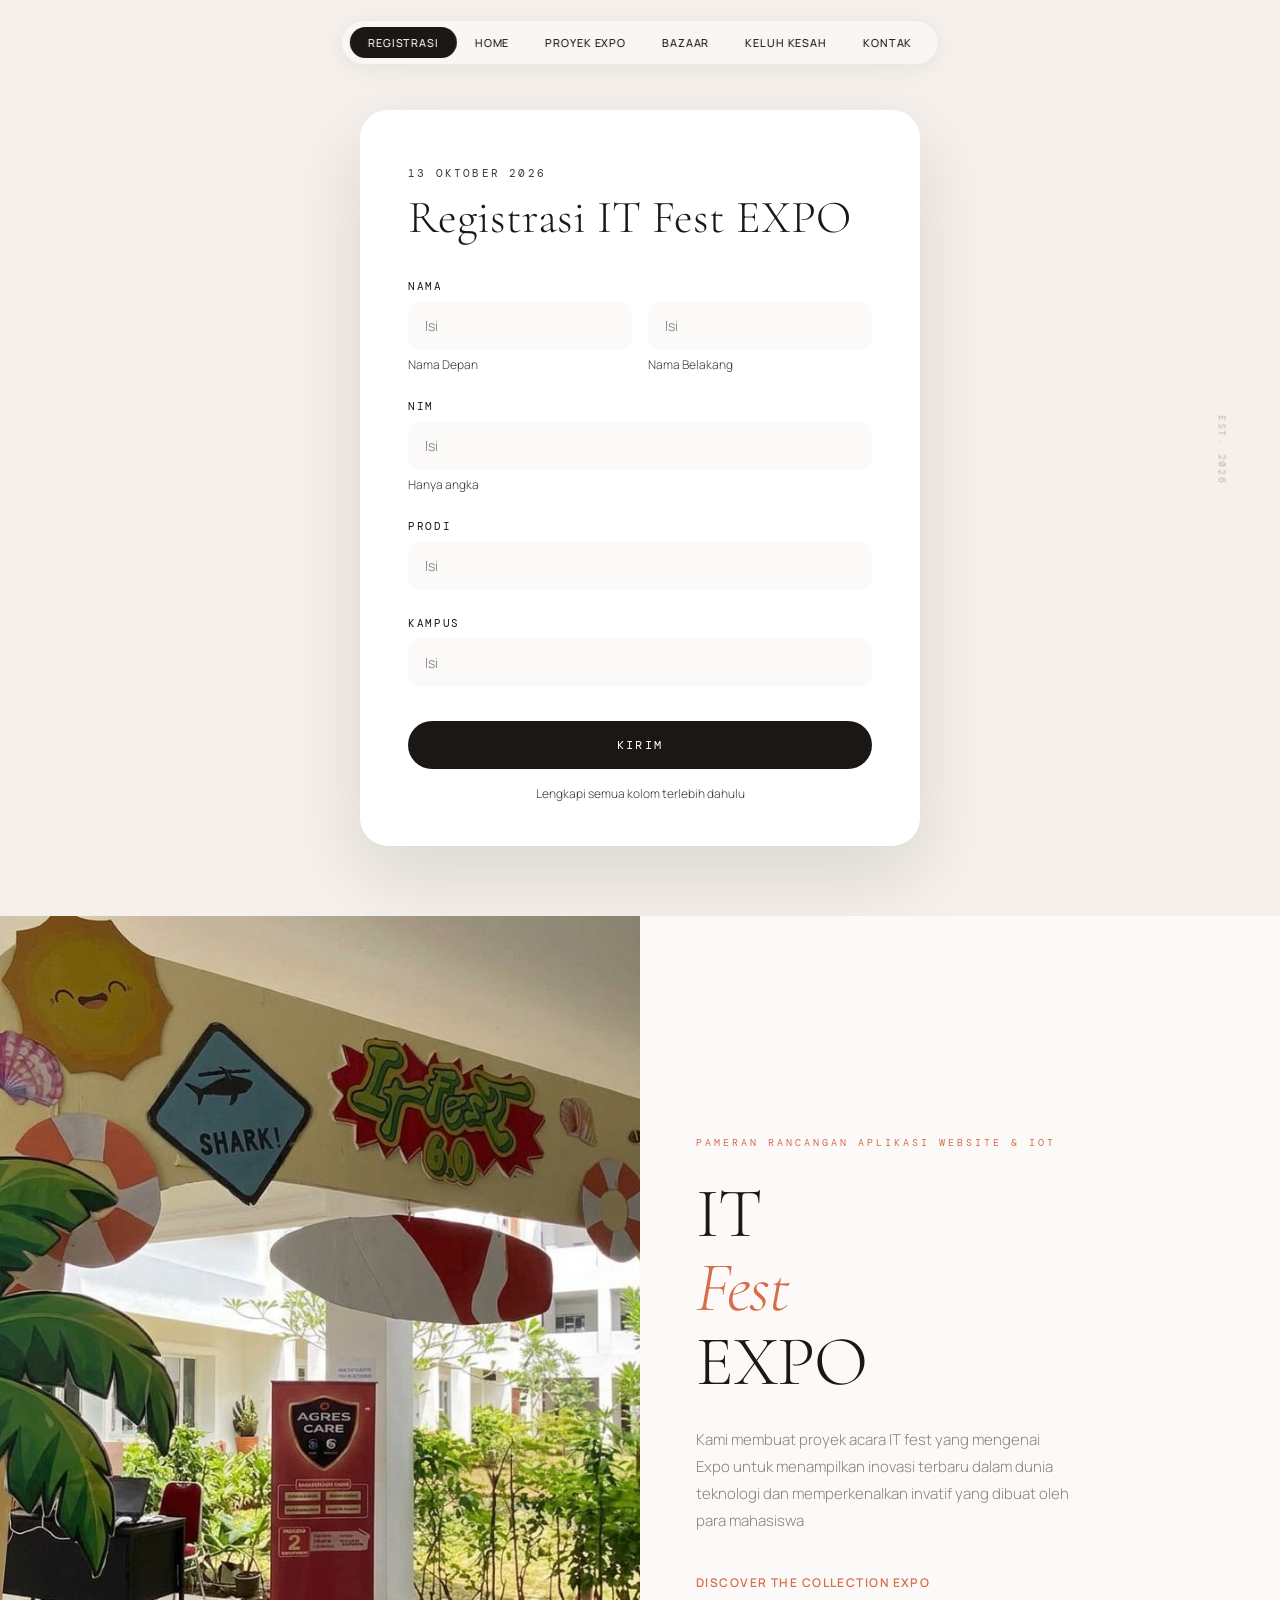
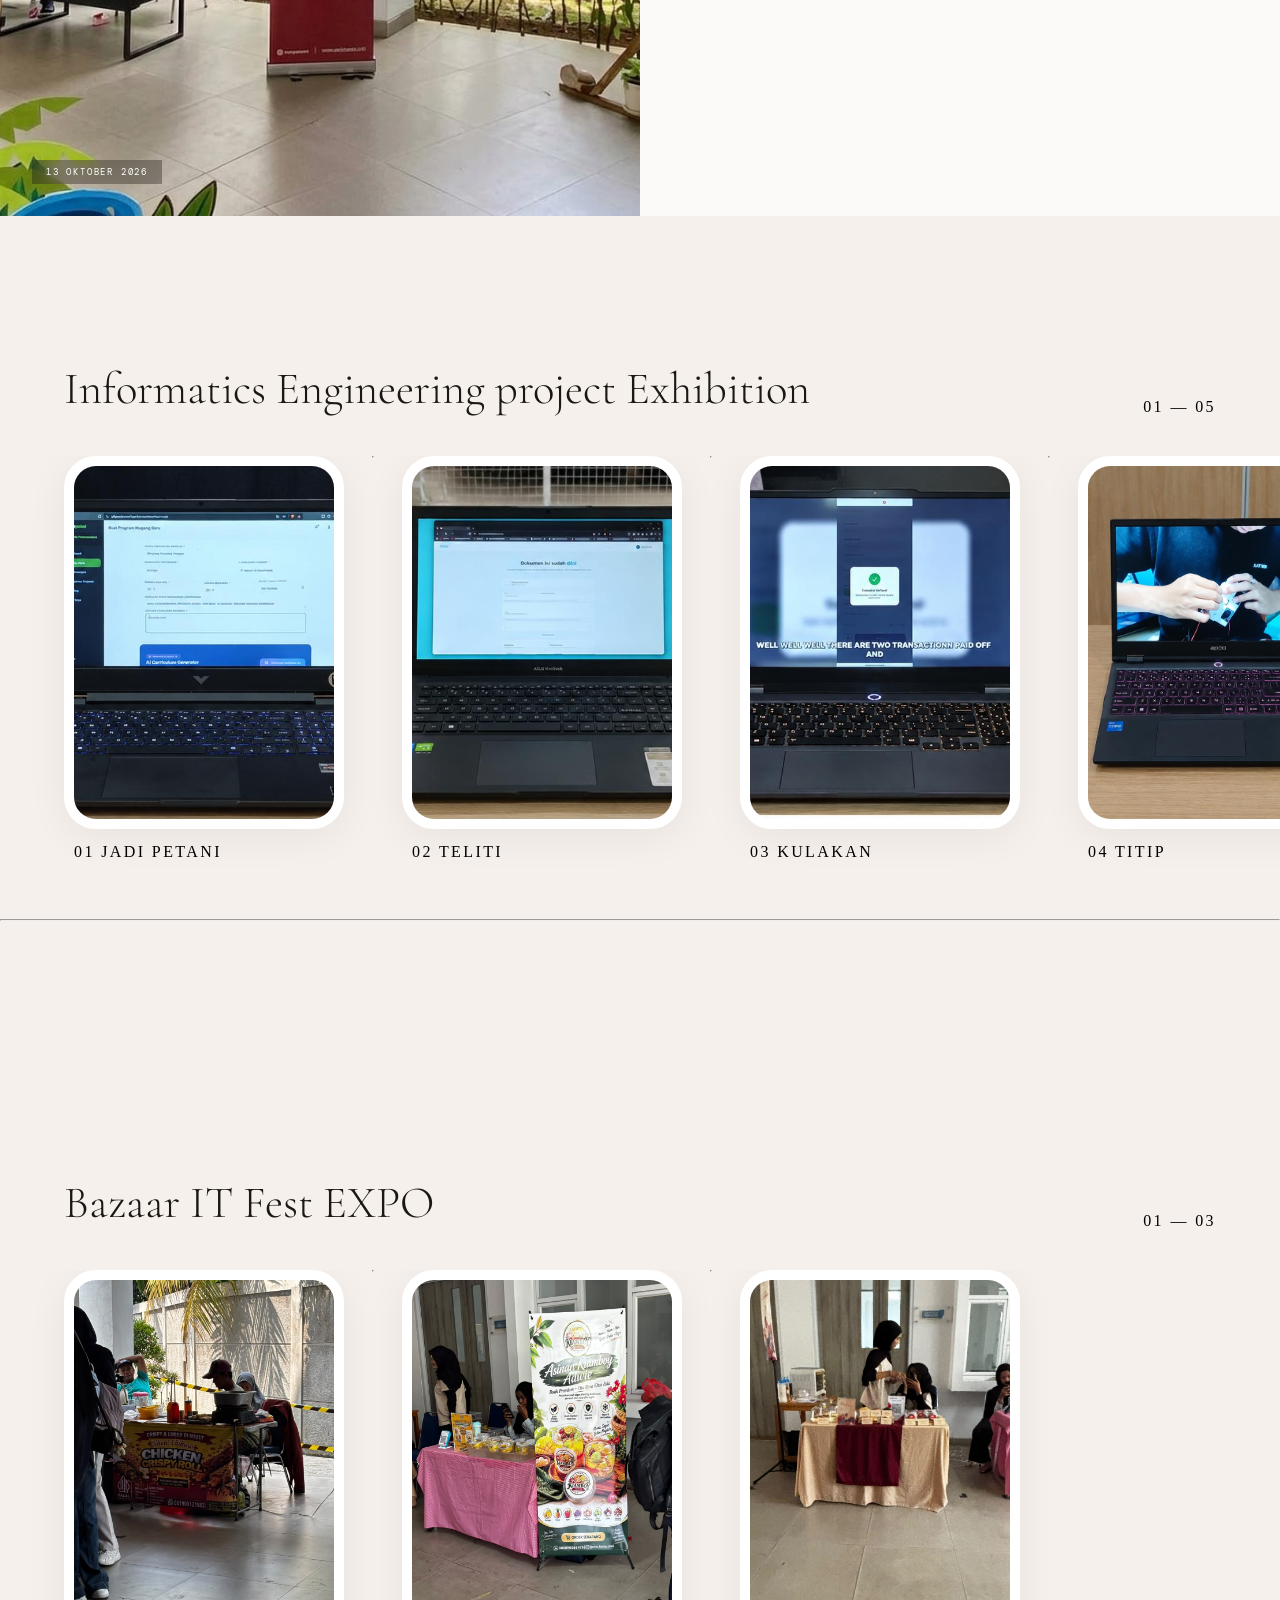
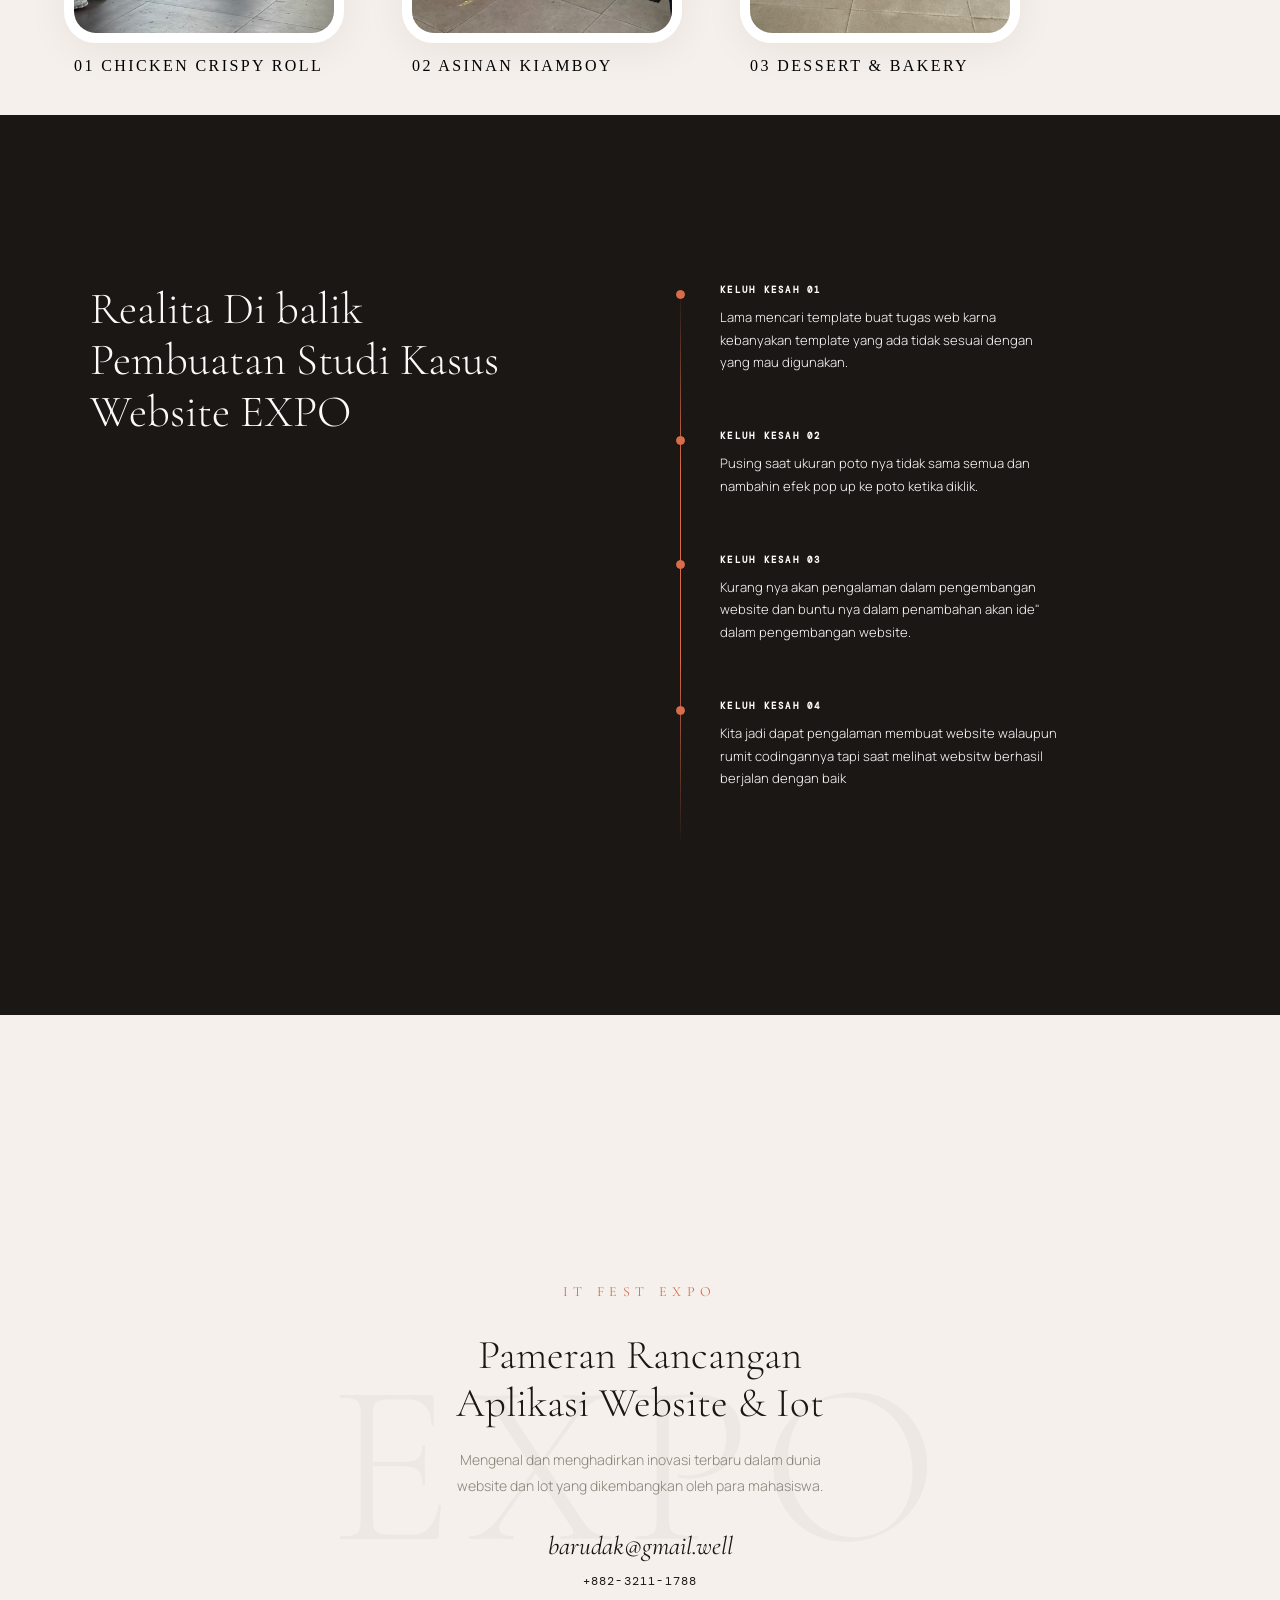
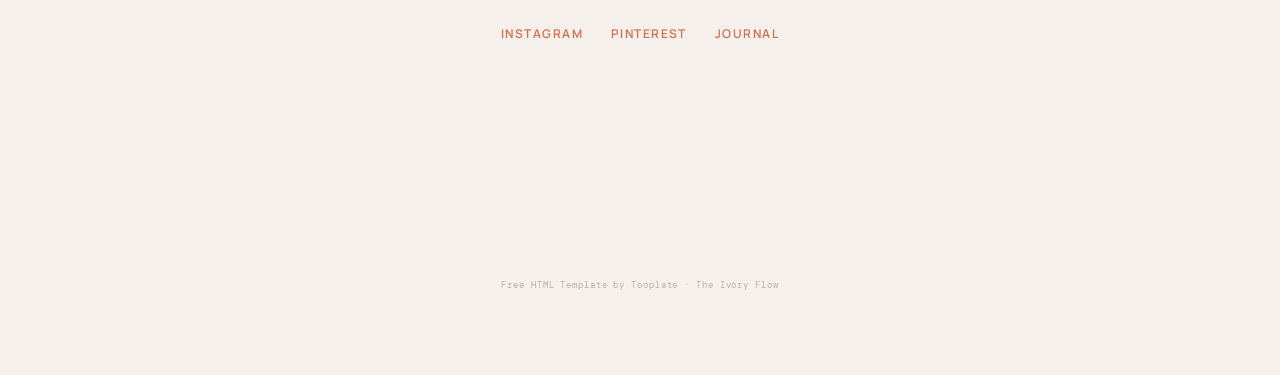
<file: index.html>
<!DOCTYPE html>
<html lang="en">
<head>
<meta charset="UTF-8">
<meta name="viewport" content="width=device-width, initial-scale=1.0">
<title>Tugas Pemrograman Web</title>
<link rel="preconnect" href="https://fonts.googleapis.com">
<link href="https://fonts.googleapis.com/css2?family=Cormorant+Garamond:ital,wght@0,300;0,400;0,500;0,600;1,300;1,400;1,500&family=Manrope:wght@200;300;400;500;600&family=DM+Mono:wght@300;400;500&display=swap" rel="stylesheet">
<link rel="stylesheet" href="tooplate-ivory-style.css">

<style>
.lookbook-link { display: block; cursor: zoom-in; }

.lookbook-card { flex: 0 0 280px; width: 280px; }
.lookbook-card img { width: 100%; height: auto; min-height: 0; aspect-ratio: 3 / 4; object-fit: cover; }

.lookbook-card .deskripsi,
.lookbook-card p { display: none; }

.modal { display: none; position: fixed; inset: 0; z-index: 3000; align-items: center; justify-content: center; padding: 24px; }
.modal:target { display: flex; }
.modal-backdrop { position: absolute; inset: 0; background: rgba(26, 23, 20, 0.72); backdrop-filter: blur(6px); cursor: zoom-out; }
.modal-panel { position: relative; z-index: 1; display: grid; grid-template-columns: 0.9fr 1.1fr; width: min(980px, 100%); height: min(88vh, 720px); background: var(--oat); border-radius: 28px; overflow: hidden; box-shadow: 0 30px 80px rgba(0, 0, 0, 0.35); }
.modal-panel > img { width: 100%; height: 100%; object-fit: contain; background: var(--oat-mid); }
.modal-body { padding: 56px 44px 40px; overflow-y: auto; }
.modal-title { font-family: 'Cormorant Garamond', serif; font-size: 40px; font-weight: 300; margin-bottom: 16px; }
.modal-lead { font-size: 14px; font-weight: 300; line-height: 1.85; color: var(--ink-soft); }
.modal-close { position: absolute; top: 16px; right: 16px; z-index: 2; width: 40px; height: 40px; border-radius: 50%; background: var(--white); display: flex; align-items: center; justify-content: center; }

@media (max-width: 768px) {
  .lookbook-card { flex: 0 0 220px; width: 220px; }
  .lookbook-card img { height: auto; min-height: 0; }
  .modal-panel { grid-template-columns: 1fr; grid-template-rows: 34vh auto; height: auto; max-height: 92vh; overflow-y: auto; }
  .modal-body { padding: 28px 24px 32px; overflow: visible; }
}

.register {
  min-height: 100vh;
  display: flex;
  align-items: center;
  justify-content: center;
  padding: 110px 24px 70px;
  background: var(--oat-mid, #ebe3d5);
}

.register-form {
  width: min(560px, 100%);
  background: var(--white, #fffdf9);
  padding: 56px 48px 44px;
  border-radius: 28px;
  box-shadow: 0 30px 80px rgba(26, 23, 20, 0.12);
}

.register-eyebrow {
  font-family: 'DM Mono', monospace;
  font-size: 11px;
  letter-spacing: 0.2em;
  text-transform: uppercase;
  color: var(--ink-soft, #6b635a);
  margin-bottom: 12px;
}

.register-title {
  font-family: 'Cormorant Garamond', serif;
  font-size: clamp(34px, 5vw, 46px);
  font-weight: 300;
  line-height: 1.1;
  margin-bottom: 36px;
  color: var(--ink, #1a1714);
}

.reg-group { margin-bottom: 26px; }

.reg-label {
  display: block;
  font-family: 'DM Mono', monospace;
  font-size: 11px;
  letter-spacing: 0.15em;
  text-transform: uppercase;
  color: var(--ink, #1a1714);
  margin-bottom: 8px;
}

.reg-row { display: flex; gap: 16px; }
.reg-col { flex: 1; min-width: 0; }

.register-form input {
  width: 100%;
  padding: 14px 16px;
  font-family: 'Manrope', sans-serif;
  font-size: 14px;
  font-weight: 300;
  color: var(--ink, #1a1714);
  background: var(--oat, #f5efe4);
  border: 1px solid transparent;
  border-radius: 12px;
  outline: none;
  transition: border-color .25s, background .25s, box-shadow .25s;
}
.register-form input:hover { background: var(--oat-mid, #ebe3d5); }
.register-form input:focus {
  background: var(--white, #fffdf9);
  border-color: var(--ink, #1a1714);
  box-shadow: 0 0 0 4px rgba(26, 23, 20, 0.06);
}
.register-form input:user-invalid { border-color: #b3261e; }

.register-form small {
  display: block;
  margin-top: 6px;
  font-family: 'Manrope', sans-serif;
  font-size: 12px;
  font-weight: 300;
  color: var(--ink-soft, #6b635a);
}

.reg-kirim {
  display: block;
  width: 100%;
  margin-top: 34px;
  padding: 16px;
  text-align: center;
  font-family: 'DM Mono', monospace;
  font-size: 12px;
  letter-spacing: 0.2em;
  text-transform: uppercase;
  color: var(--white, #fffdf9);
  background: var(--ink, #1a1714);
  border: none;
  border-radius: 999px;
  cursor: pointer;
  text-decoration: none;
  transition: transform .25s, box-shadow .25s;
}
.reg-kirim:hover {
  transform: translateY(-2px);
  box-shadow: 0 12px 28px rgba(26, 23, 20, 0.25);
}

.reg-info {
  margin-top: 16px;
  text-align: center;
  font-size: 12px;
  font-weight: 300;
  color: var(--ink-soft, #6b635a);
}

@media (max-width: 768px) {
  .register-form { padding: 36px 24px 32px; border-radius: 22px; }
  .reg-row { flex-direction: column; gap: 0; }
  .reg-row .reg-col + .reg-col { margin-top: 16px; }
}

  .pill-nav a[href="#hero"] { background: transparent; color: var(--ink); }
.pill-nav a[href="#registrasi"] { background: var(--ink); color: var(--oat); }

body:has(main :target) .pill-nav a[href="#registrasi"] {
  background: transparent;
  color: var(--ink);
}

body:has(#registrasi:target) .pill-nav a[href="#registrasi"],
body:has(#hero:target) .pill-nav a[href="#hero"],
body:has(#lookbook:target) .pill-nav a[href="#lookbook"],
body:has(#product:target) .pill-nav a[href="#product"],
body:has(#process:target) .pill-nav a[href="#process"],
body:has(#signature:target) .pill-nav a[href="#signature"] {
  background: var(--ink);
  color: var(--oat);
}
</style>
</head>
<body>

<div class="est-label" aria-hidden="true">Est. 2026</div>

<nav class="pill-nav" aria-label="Main Navigation">
  <a href="#registrasi">registrasi</a>
  <a href="#hero">Home</a>
  <a href="#lookbook">Proyek EXPO</a>
  <a href="#product">Bazaar</a>
  <a href="#process">Keluh Kesah</a>
  <a href="#signature">Kontak</a>
</nav>

<a href="#menu" class="hamburger" aria-label="Open Navigation"><span></span><span></span><span></span></a>
<nav class="mobile-nav" id="menu" aria-label="Mobile Navigation">
  <a href="#hero" class="hamburger open menu-close" aria-label="Close Navigation"><span></span><span></span><span></span></a>
  <a href="#registrasi">registrasi</a>
  <a href="#hero">Home</a>
  <a href="#lookbook">Proyek EXPO</a>
  <a href="#product">Bazaar</a>
  <a href="#process">Keluh Kesah</a>
  <a href="#signature">Kontak</a>
</nav>

<main>

<section class="canvas-section register" id="registrasi">
    <form class="register-form" autocomplete="off" onsubmit="event.preventDefault(); alert('Registrasi berhasil! Sampai jumpa di IT Fest EXPO.'); this.reset();">
      <div class="register-eyebrow">13 Oktober 2026</div>
      <h2 class="register-title">Registrasi IT Fest EXPO</h2>

      <div class="reg-group">
        <label class="reg-label" for="depan">Nama</label>
        <div class="reg-row">
          <div class="reg-col">
            <input type="text" id="depan" name="depan" placeholder="Isi" required>
            <small>Nama Depan</small>
          </div>
          <div class="reg-col">
            <input type="text" id="belakang" name="belakang" placeholder="Isi">
            <small>Nama Belakang</small>
          </div>
        </div>
      </div>

      <div class="reg-group">
        <label class="reg-label" for="nim">NIM</label>
        <input type="text" id="nim" name="nim" inputmode="numeric" pattern="[0-9]+" title="NIM hanya berisi angka" placeholder="Isi" required>
        <small>Hanya angka</small>
      </div>

      <div class="reg-group">
        <label class="reg-label" for="prodi">Prodi</label>
        <input type="text" id="prodi" name="prodi" placeholder="Isi" required>
      </div>

      <div class="reg-group">
        <label class="reg-label" for="kampus">Kampus</label>
        <input type="text" id="kampus" name="kampus" placeholder="Isi" required>
      </div>

      <button type="submit" class="reg-kirim">Kirim</button>
      <p class="reg-info">Lengkapi semua kolom terlebih dahulu</p>
    </form>
  </section>

  <section class="canvas-section hero" id="hero">
    <div class="hero-image">
      <img src="poto.jpeg" loading="eager">
      <div class="hero-image-tag">13 Oktober 2026</div>
    </div>
    <div class="hero-content">
      <div class="hero-eyebrow">Pameran Rancangan Aplikasi Website &amp; Iot</div>
      <h1 class="hero-title">IT<br><em>Fest</em><br>EXPO</h1>
      <p class="hero-desc">Kami membuat proyek acara IT fest yang mengenai Expo untuk menampilkan inovasi terbaru dalam dunia teknologi dan memperkenalkan invatif yang dibuat oleh para mahasiswa</p>
      <div class="hero-cta">
        <a href="#lookbook" class="cta-link">Discover the Collection Expo</a>
      </div>
    </div>
  </section>

  <section class="canvas-section lookbook" id="lookbook">
    <div class="lookbook-header reveal">
      <h2 class="lookbook-title">Informatics Engineering project Exhibition</h2>
      <span class="lookbook-count" style="font-family:Times New Roman; color: #000000; font-size: 16px;">01 — 05</span>
    </div>
    <div class="lookbook-track">
      <div class="lookbook-card">
        <a href="#detail-1" class="lookbook-link"><img src="images/Jadi Petani.jpeg" loading="lazy"></a>
        <span class="lookbook-card-label" style="font-family:Times New Roman; color: #000000; font-size: 16px;">01 Jadi Petani</span>
        <div class="deskripsi">
    <p style="font-family:Times New Roman">
      Jadipetani adalah platform digital berbasis website yang mendukung regenerasi petani Indonesia<br>
      dengan menghubungkan petani senior dan generasi muda. Fitur utamanya meliputi program magang, <br>
      job connector, kurikulum berbasis AI, dan komunitas. Model bisnisnya terdiri dari paket langganan<br>
      (50%), komisi layanan(30%), serta lisensi sekolah dan klinik (20%). Platform ini menggunakan React,<br>
      Tailwind CSS, Express.js, Prisma ORM, Postgresql, Gemini AI, dan midtrans untuk mendukung pertanian<br>
      yang lebih maju.
    </p>
  </div>
      </div>
      <hr>
      <div class="lookbook-card">
        <a href="#detail-2" class="lookbook-link"><img src="images/Teliti.jpeg" alt="Laptop menampilkan demo aplikasi JadiPetani" loading="lazy"></a>
                <span class="lookbook-card-label" style="font-family:Times New Roman; color: #000000; font-size: 16px;">02 Teliti</span>
        <div>
          <p style="font-family:Times New Roman">
            Teliti adalah platform web berbasis AI untuk deteksi bias (7 kategori) dan konsistensi argumen <br>
      dokumen akademik melalui fitur laporan lengkap, Integrity Score (0-100), dan document viewer dengan <br>
      highlight. Model bisnisnya menyediakan akses gratis penuh untuk mahasiswa guna memberikan keunggulan <br>
      kompetitif dibanding platform lain. Teknologi utamanya didukung oleh Gemini AI untuk menjalankan dua analisis<br>
      paralel secara instan dan akurat.
          </p>
        </div>
      </div>
      <hr>
      <div class="lookbook-card">
        <a href="#detail-3" class="lookbook-link"><img src="images/Kulakan.jpeg"  loading="lazy"></a>
                <span class="lookbook-card-label" style="font-family:Times New Roman; color: #000000; font-size: 16px;">03 Kulakan</span>
        <p style="font-family:Times New Roman">
          Kulakan adalah aplikasi manajemen bisnis perikanan yang memudahkan pengguna mengelola transaksi,stok,<br>
          dan penjualan hasil laut dalam satu platform. Fitur utamanya meliputi dashboard interaktif, pengelolaan <br>
          stok dan inventaris, pencatatan transaksi, peta lokasi nelayan dan pasar, serta laporan dan analisis berbasis AI.<br> 
          Kulakukan membantu pelaku usaha perikanan memantau keuagan, mengelola persediaan, dan meningkatkan<br> efisiensi bisnis secara digital. <br>
        </p>
      </div>
      <hr>
      <div class="lookbook-card">
        <a href="#detail-4" class="lookbook-link"><img src="images/Titip.jpeg"  loading="lazy"></a>
        <span class="lookbook-card-label" style="font-family:Times New Roman; color: #000000; font-size: 16px;">04 Titip</span>
        <p style="font-family:Times New Roman;">
          Titip adalah sistem cold staroge pintar berbasis AI dan IOT yang membantu menjaga kesegaran produk<br>
          pangan di pasar tradisional. Sistem ini dilengkapi sensor suhu kelembapan, dan gas untuk memantau<br>
          kondisi penyimpanan secara real-time, serta AI untuk memprediksi masa layak jual produk. Fitur utamanya <br>
          meliputi pemantauan melalui dashbord PWA, penyewaan loker pendingin, akses otomatis menggukana QR code,<br>
          dan pembayaran digital terintegrasi QRIS.
        </p>
      </div>
      <hr>
      <div class="lookbook-card">
        <a href="#detail-5" class="lookbook-link"><img src="images/Paramaflood Monitor.jpg" loading="lazy"></a>
        <span class="lookbook-card-label" style="font-family:Times New Roman; color: #000000; font-size: 16px;">05 Paramaflood Monitor</span>
        <p style="font-family:Times New Roman;">
        Paramaflood monitor adalah sistem pemantauan cuaca dan peringatan<br>
        dini banjir berbasis IOT dan AI, Sistem ini menggunakan sensor untuk<br>
        memantau kondisi lingkungan secara real-time, memprediksi potensi <br>
        banjir dengan teknologi LSTM, dan memberikan notifikasi dan rekomendasi keselamatan melalui aplikasi mobile flutter.
        </p>
      </div>
      </div>
      <hr>
    <div class="lookbook-footer reveal">
    </div>
  </section>

  <section class="canvas-section lookbook" id="product">
    <div class="lookbook-header reveal">
      <h2 class="lookbook-title">Bazaar IT Fest EXPO</h2>
      <span class="lookbook-count" style="font-family:Times New Roman; color: #000000; font-size: 16px;">01 — 03</span>
    </div>
    <div class="lookbook-track">
      <div class="lookbook-card">
        <a href="#detail-6" class="lookbook-link"><img src="images/Chicken Crispy Roll.jpeg" alt="Chicken Crispy Roll" loading="lazy"></a>
        <span class="lookbook-card-label" style="font-family:Times New Roman; color: #000000; font-size: 16px;">01 Chicken Crispy Roll</span>
        <p style="font-family:Times New Roman;">Khoki Chikura menyajikan Chicken Crispy Roll dengan tekstur yang renyah di luar dan lumer di dalam mulut. Tersedia berbagai macam pilihan saus celup dan bumbu tabur yang bikin nagih, tetapi tempat bazaar tidak terlalu strategis dan tidak menyediakan menu harga.</p>
      </div>
      <hr>
      <div class="lookbook-card">
        <a href="#detail-7" class="lookbook-link"><img src="images/Asinan Kiamboy.jpeg" alt="Asinan Kiamboy" loading="lazy"></a>
        <span class="lookbook-card-label" style="font-family:Times New Roman; color: #000000; font-size: 16px;">02 Asinan Kiamboy</span>
        <p style="font-family:Times New Roman;">Perpaduan buah segar premium dengan kuah kiamboy tradisional khas Asia yang menghasilkan cita rasa manis, asam, asin, gurih, pedas, dan segar sekaligus, namun sangat disayangkan tempat bazaar tidak menyediakan menu harga.</p>
      </div>
      <hr>
      <div class="lookbook-card">
        <a href="#detail-8" class="lookbook-link"><img src="images/Buumbake.jpeg" alt="Dessert &amp; Bakery" loading="lazy"></a>
        <span class="lookbook-card-label" style="font-family:Times New Roman; color: #000000; font-size: 16px;">03 Dessert &amp; Bakery</span>
        <p style="font-family:Times New Roman;">Dessert & Bakery menyajikan berbagai macam kue dan roti lezat yang dibuat dengan bahan-bahan berkualitas tinggi dan resep tradisional, namun sangat disayangkan tempat bazaar tidak menyediakan menu harga.</p>
      </div>
    </div>

    <section class="canvas-section process" id="process">
    <div class="process-inner">
      <div class="process-left">
        <h2 class="process-title reveal">Realita Di balik<br>Pembuatan Studi Kasus Website EXPO</h2>
      </div>
      <div class="timeline">
        <div class="timeline-item">
          <div class="timeline-step" style="font-weight: bold;">Keluh Kesah 01</div>
          <p class="timeline-text">Lama mencari template buat tugas web karna kebanyakan template yang ada tidak sesuai dengan yang mau digunakan.</p>
        </div>
        <div class="timeline-item">
          <div class="timeline-step" style="font-weight: bold;"">Keluh Kesah 02</div>
          <p class="timeline-text">Pusing saat ukuran poto nya tidak sama semua dan nambahin efek pop up ke poto ketika diklik.</p>
        </div>
        <div class="timeline-item">
          <div class="timeline-step" style="font-weight: bold;">Keluh Kesah 03</div>
          <p class="timeline-text">Kurang nya akan pengalaman dalam pengembangan website dan buntu nya dalam penambahan akan ide" dalam pengembangan website.</p>
        </div>
        <div class="timeline-item">
          <div class="timeline-step" style="font-weight: bold;">Keluh Kesah 04</div>
          <p class="timeline-text">Kita jadi dapat pengalaman membuat website walaupun rumit codingannya tapi saat melihat websitw berhasil berjalan dengan baik</p>
        </div>
      </div>
    </div>
  </section>

  <section class="canvas-section signature" id="signature">
    <div class="signature-bg-logo" aria-hidden="true">EXPO</div>
    <div class="signature-content reveal">
      <div class="signature-mark">IT Fest EXPO</div>
      <h2 class="signature-heading">Pameran Rancangan Aplikasi Website &amp; Iot</h2>
      <p class="signature-text">Mengenal dan menghadirkan inovasi terbaru dalam dunia website dan Iot yang dikembangkan oleh para mahasiswa.</p>
      <a href="mailto:hello@ivoryflow.studio" class="signature-email">barudak@gmail.well</a>
      <div class="signature-phone">+882-3211-1788</div>
      <div class="signature-links">
        <a href="#" class="cta-link">Instagram</a>
        <a href="#" class="cta-link">Pinterest</a>
        <a href="#" class="cta-link">Journal</a>
      </div>
    </div>
    <div class="signature-footer">
      <a href="https://www.tooplate.com" target="_blank" rel="nofollow">Free HTML Template</a> by Tooplate &middot; The Ivory Flow
    </div>
  </section>
</main>

<div class="modal" id="detail-1">
  <a href="#lookbook" class="modal-backdrop" aria-label="Tutup"></a>
  <div class="modal-panel">
    <img src="images/Jadi Petani.jpeg" alt="JadiPetani">
    <div class="modal-body">
      <h3 class="modal-title">JadiPetani</h3>
      <p class="modal-lead">Jadipetani adalah platform digital berbasis website yang mendukung regenerasi petani Indonesia dengan menghubungkan petani senior dan generasi muda. Fitur utamanya meliputi program magang, job connector, kurikulum berbasis AI, dan komunitas. Model bisnisnya terdiri dari paket langganan (50%), komisi layanan (30%), serta lisensi sekolah dan klinik (20%). Platform ini menggunakan React, Tailwind CSS, Express.js, Prisma ORM, PostgreSQL, Gemini AI, dan Midtrans untuk mendukung pertanian yang lebih maju.</p>
    </div>
    <a href="#lookbook" class="modal-close" aria-label="Tutup">&#10005;</a>
  </div>
</div>

<div class="modal" id="detail-2">
  <a href="#lookbook" class="modal-backdrop" aria-label="Tutup"></a>
  <div class="modal-panel">
    <img src="images/Teliti.jpeg" alt="Teliti">
    <div class="modal-body">
      <h3 class="modal-title">Teliti</h3>
      <p class="modal-lead">Teliti adalah platform web berbasis AI untuk deteksi bias (7 kategori) dan konsistensi argumen dokumen akademik melalui fitur laporan lengkap, Integrity Score (0-100), dan document viewer dengan highlight. Model bisnisnya menyediakan akses gratis penuh untuk mahasiswa guna memberikan keunggulan kompetitif dibanding platform lain. Teknologi utamanya didukung oleh Gemini AI untuk menjalankan dua analisis paralel secara instan dan akurat.</p>
    </div>
    <a href="#lookbook" class="modal-close" aria-label="Tutup">&#10005;</a>
  </div>
</div>

<div class="modal" id="detail-3">
  <a href="#lookbook" class="modal-backdrop" aria-label="Tutup"></a>
  <div class="modal-panel">
    <img src="images/Kulakan.jpeg" alt="Kulakan">
    <div class="modal-body">
      <h3 class="modal-title">Kulakan</h3>
      <p class="modal-lead">Kulakan adalah aplikasi manajemen bisnis perikanan yang memudahkan pengguna mengelola transaksi, stok, dan penjualan hasil laut dalam satu platform. Fitur utamanya meliputi dashboard interaktif, pengelolaan stok dan inventaris, pencatatan transaksi, peta lokasi nelayan dan pasar, serta laporan dan analisis berbasis AI. Kulakan membantu pelaku usaha perikanan memantau keuangan, mengelola persediaan, dan meningkatkan efisiensi bisnis secara digital.</p>
    </div>
    <a href="#lookbook" class="modal-close" aria-label="Tutup">&#10005;</a>
  </div>
</div>

<div class="modal" id="detail-4">
  <a href="#lookbook" class="modal-backdrop" aria-label="Tutup"></a>
  <div class="modal-panel">
    <img src="images/Titip.jpeg" alt="Titip">
    <div class="modal-body">
      <h3 class="modal-title">Titip</h3>
      <p class="modal-lead">Titip adalah sistem cold storage pintar berbasis AI dan IOT yang membantu menjaga kesegaran produk<br>
          pangan di pasar tradisional. Sistem ini dilengkapi sensor suhu kelembapan, dan gas untuk memantau<br>
          kondisi penyimpanan secara real-time, serta AI untuk memprediksi masa layak jual produk. Fitur utamanya <br>
          meliputi pemantauan melalui dashbord PWA, penyewaan loker pendingin, akses otomatis menggukana QR code,<br>
          dan pembayaran digital terintegrasi QRIS.</p>
    </div>
    <a href="#lookbook" class="modal-close" aria-label="Tutup">&#10005;</a>
  </div>
</div>

<div class="modal" id="detail-5">
  <a href="#lookbook" class="modal-backdrop" aria-label="Tutup"></a>
  <div class="modal-panel">
    <img src="images/Paramaflood Monitor.jpg" alt="Paramaflood Monitor">
    <div class="modal-body">
      <h3 class="modal-title">Paramaflood Monitor</h3>
      <p class="modal-lead">Paramaflood monitor adalah sistem pemantauan cuaca dan peringatan<br>
        dini banjir berbasis IOT dan AI, Sistem ini menggunakan sensor untuk<br>
        memantau kondisi lingkungan secara real-time, memprediksi potensi <br>
        banjir dengan teknologi LSTM, dan memberikan notifikasi dan rekomendasi keselamatan melalui aplikasi mobile flutter.</p>
    </div>
    <a href="#lookbook" class="modal-close" aria-label="Tutup">&#10005;</a>
  </div>
</div>

<div class="modal" id="detail-6">
  <a href="#product" class="modal-backdrop" aria-label="Tutup"></a>
  <div class="modal-panel">
    <img src="images/Chicken Crispy Roll.jpeg" alt="Chicken Crispy Roll">
    <div class="modal-body">
      <h3 class="modal-title">Chicken Crispy Roll</h3>
      <p class="modal-lead">Khoki Chikura menyajikan Chicken Crispy Roll dengan tekstur yang renyah di luar dan lumer di dalam mulut. Tersedia berbagai macam pilihan saus celup dan bumbu tabur yang bikin nagih, tetapi tempat bazaar tidak terlalu strategis dan tidak menyediakan menu harga.</p>
    </div>
    <a href="#product" class="modal-close" aria-label="Tutup">&#10005;</a>
  </div>
</div>

<div class="modal" id="detail-7">
  <a href="#product" class="modal-backdrop" aria-label="Tutup"></a>
  <div class="modal-panel">
    <img src="images/Asinan Kiamboy.jpeg" alt="Asinan Kiamboy">
    <div class="modal-body">
      <h3 class="modal-title">Asinan Kiamboy</h3>
      <p class="modal-lead">Perpaduan buah segar premium dengan kuah kiamboy tradisional khas Asia yang menghasilkan cita rasa manis, asam, asin, gurih, pedas, dan segar sekaligus, namun sangat disayangkan tempat bazaar tidak menyediakan menu harga.</p>
    </div>
    <a href="#product" class="modal-close" aria-label="Tutup">&#10005;</a>
  </div>
</div>

<div class="modal" id="detail-8">
  <a href="#product" class="modal-backdrop" aria-label="Tutup"></a>
  <div class="modal-panel">
    <img src="images/Buumbake.jpeg" alt="Dessert &amp; Bakery">
    <div class="modal-body">
      <h3 class="modal-title">Buumbake</h3>
      <p class="modal-lead">Menyajikan aneka hidangan penutup (dessert) manis, kue kering premium, serta camilan kue box yang cocok untuk menemani waktu santai Anda selama acara IT Fest, namun sangat disayangkan tempat bazaar tidak menyediakan menu harga.</p>
    </div>
    <a href="#product" class="modal-close" aria-label="Tutup">&#10005;</a>
  </div>
</div>

</body>
</html>
</file>
<file: tooplate-ivory-style.css>
@charset "utf-8";

*, *::before, *::after { margin: 0; padding: 0; box-sizing: border-box; }

:root {
  --oat: #FCFAF8;
  --oat-mid: #F5F0EB;
  --oat-deep: #EDE6DD;
  --terra: #D96C4A;
  --ink: #1A1714;
  --ink-soft: #3D3832;
  --ink-muted: #8A8279;
  --ink-faint: #B8B0A6;
  --white: #FFFFFF;
  --ease-soft: cubic-bezier(0.23, 1, 0.32, 1);
}

html { scroll-behavior: smooth; overflow-x: hidden; }

body {
  font-family: 'Manrope', sans-serif;
  background: var(--oat);
  color: var(--ink);
  -webkit-font-smoothing: antialiased;
  overflow-x: hidden;
}

a { color: inherit; text-decoration: none; }
img { display: block; max-width: 100%; height: auto; }


.pill-nav {
  position: fixed;
  top: 20px;
  left: 50%;
  transform: translateX(-50%);
  z-index: 1000;
  display: flex;
  align-items: center;
  background: rgba(252, 250, 248, 0.65);
  backdrop-filter: blur(20px);
  -webkit-backdrop-filter: blur(20px);
  border: 1px solid rgba(26, 23, 20, 0.06);
  border-radius: 999px;
  padding: 6px 8px;
  box-shadow: 0 4px 24px rgba(26, 23, 20, 0.06);
}

.pill-nav a {
  font-size: 11px;
  font-weight: 500;
  letter-spacing: 0.08em;
  text-transform: uppercase;
  color: var(--ink);
  padding: 8px 18px;
  border-radius: 999px;
  transition: color 0.5s var(--ease-soft), background 0.5s var(--ease-soft);
  white-space: nowrap;
}

.pill-nav a:hover { color: var(--ink); }

.pill-nav a[href="#hero"] { background: var(--ink); color: var(--oat); }
body:has(main :target) .pill-nav a[href="#hero"] { background: transparent; color: var(--ink-soft); }
body:has(#registrasi:target) .pill-nav a[href="#registrasi"],
body:has(#hero:target) .pill-nav a[href="#hero"],
body:has(#lookbook:target) .pill-nav a[href="#lookbook"],
body:has(#product:target) .pill-nav a[href="#product"],
body:has(#process:target) .pill-nav a[href="#process"],
body:has(#video:target) .pill-nav a[href="#video"],
body:has(#signature:target) .pill-nav a[href="#signature"] {
  background: var(--ink);
  color: var(--oat);
}


.est-label {
  position: fixed;
  right: 24px;
  top: 50%;
  transform: translateY(-50%) rotate(90deg);
  font-family: 'DM Mono', monospace;
  font-size: 9px;
  letter-spacing: 0.3em;
  text-transform: uppercase;
  color: var(--ink-faint);
  z-index: 900;
  pointer-events: none;
  white-space: nowrap;
}


.cta-link {
  display: inline-block;
  font-size: 12px;
  font-weight: 600;
  letter-spacing: 0.12em;
  text-transform: uppercase;
  color: var(--terra);
  position: relative;
  padding-bottom: 4px;
  cursor: pointer;
}

.cta-link::after {
  content: '';
  position: absolute;
  bottom: 0;
  left: 50%;
  width: 0;
  height: 1.5px;
  background: var(--terra);
  transition: width 0.7s var(--ease-soft), left 0.7s var(--ease-soft);
}

.cta-link:hover::after { width: 100%; left: 0; }

.cta-link--dark { color: var(--ink); }
.cta-link--dark::after { background: var(--ink); }
.cta-link--light { color: var(--oat); }
.cta-link--light::after { background: var(--oat); }


.canvas-section {
  position: sticky;
  top: 0;
  min-height: 100vh;
  overflow: hidden;
}

.canvas-section:nth-child(1) { z-index: 1; }
.canvas-section:nth-child(2) { z-index: 2; }
.canvas-section:nth-child(3) { z-index: 3; }
.canvas-section:nth-child(4) { z-index: 4; }
.canvas-section:nth-child(5) { z-index: 5; }
.canvas-section:nth-child(6) { z-index: 6; }


.hero {
  background: var(--oat);
  display: grid;
  grid-template-columns: 1fr 1fr;
}

.hero-image { position: relative; overflow: hidden; }
.hero-image img { width: 100%; height: 100%; object-fit: cover; }

.hero-image-tag {
  position: absolute;
  bottom: 32px;
  left: 32px;
  font-family: 'DM Mono', monospace;
  font-size: 9px;
  letter-spacing: 0.2em;
  text-transform: uppercase;
  color: var(--white);
  background: rgba(26, 23, 20, 0.35);
  backdrop-filter: blur(8px);
  padding: 6px 14px;
}

.hero-content {
  display: flex;
  flex-direction: column;
  justify-content: center;
  padding: 80px 64px 80px 56px;
}

.hero-eyebrow {
  font-family: 'DM Mono', monospace;
  font-size: 10px;
  letter-spacing: 0.3em;
  text-transform: uppercase;
  color: var(--terra);
  margin-bottom: 28px;
  opacity: 0;
  animation: fadeUp 0.9s var(--ease-soft) 0.3s forwards;
}

.hero-title {
  font-family: 'Cormorant Garamond', serif;
  font-size: clamp(42px, 5.5vw, 88px);
  font-weight: 300;
  line-height: 1.05;
  letter-spacing: -0.02em;
  margin-bottom: 28px;
  opacity: 0;
  animation: fadeUp 1s var(--ease-soft) 0.5s forwards;
}

.hero-title em { font-style: italic; color: var(--terra); }

.hero-desc {
  font-size: 15px;
  font-weight: 300;
  line-height: 1.8;
  color: var(--ink-muted);
  max-width: 380px;
  margin-bottom: 36px;
  opacity: 0;
  animation: fadeUp 0.9s var(--ease-soft) 0.7s forwards;
}

.hero-cta { opacity: 0; animation: fadeUp 0.9s var(--ease-soft) 0.9s forwards; }

@keyframes fadeUp {
  from { opacity: 0; transform: translateY(20px); }
  to { opacity: 1; transform: translateY(0); }
}

.lookbook {
  background: var(--oat-mid);
  display: flex;
  flex-direction: column;
  justify-content: center;
  padding: 60px 0;
}

.lookbook-header {
  display: flex;
  justify-content: space-between;
  align-items: flex-end;
  padding: 0 64px;
  margin-bottom: 40px;
}

.lookbook-title {
  font-family: 'Cormorant Garamond', serif;
  font-size: clamp(28px, 3.5vw, 48px);
  font-weight: 300;
}

.lookbook-count {
  font-family: 'DM Mono', monospace;
  font-size: 10px;
  color: var(--ink-faint);
  letter-spacing: 0.15em;
}

.lookbook-track {
  display: flex;
  gap: 28px;
  padding: 0 64px 40px;
  overflow-x: auto;
  scroll-snap-type: x proximity;
  scroll-padding: 0 64px;
  -webkit-overflow-scrolling: touch;
  scrollbar-width: thin;
  scrollbar-color: var(--ink-faint) transparent;
}

.lookbook-card { flex: 0 0 auto; position: relative; scroll-snap-align: start; }

.lookbook-card img {
  border-radius: 32px;
  border: 10px solid var(--white);
  box-shadow: 0 8px 40px rgba(26, 23, 20, 0.06);
  width: 280px;
  height: 55vh;
  min-height: 350px;
  width: auto;
  object-fit: cover;
  transition: transform 1s var(--ease-soft), box-shadow 0.8s var(--ease-soft);
}

.lookbook-card:hover img {
  transform: translateY(-4px);
  box-shadow: 0 16px 56px rgba(26, 23, 20, 0.1);
}

.lookbook-card-label {
  position: absolute;
  bottom: -28px;
  left: 10px;
  font-family: 'DM Mono', monospace;
  font-size: 9px;
  letter-spacing: 0.15em;
  text-transform: uppercase;
  color: var(--ink-faint);
}

.lookbook-footer {
  display: flex;
  justify-content: space-between;
  align-items: center;
  margin-top: 48px;
  padding: 0 64px;
}

.lookbook-hint {
  font-family: 'DM Mono', monospace;
  font-size: 10px;
  letter-spacing: 0.15em;
  text-transform: uppercase;
  color: var(--ink-faint);
}


.product {
  background: var(--oat);
  display: grid;
  grid-template-columns: 1.1fr 0.9fr;
  align-items: center;
}

.product-image-zone { position: relative; height: 100%; overflow: hidden; }
.product-image-zone img { width: 100%; height: 100%; object-fit: cover; }

.product-image-zone:hover .buy-circle {
  opacity: 1;
  transform: translate(-50%, -50%) scale(1);
  pointer-events: auto;
}

.product-info { padding: 80px 64px; display: flex; flex-direction: column; justify-content: center; }

.product-name {
  font-family: 'Cormorant Garamond', serif;
  font-size: clamp(32px, 4vw, 56px);
  font-weight: 300;
  line-height: 1.1;
  margin-bottom: 12px;
}

.product-price {
  font-family: 'Cormorant Garamond', serif;
  font-size: 24px;
  font-weight: 500;
  color: var(--terra);
  margin-bottom: 24px;
}

.product-desc {
  font-size: 14px;
  font-weight: 300;
  line-height: 1.85;
  color: var(--ink-muted);
  max-width: 400px;
  margin-bottom: 32px;
}

.product-specs { display: flex; flex-wrap: wrap; margin-bottom: 36px; border-top: 1px solid var(--oat-deep); }
.product-spec { flex: 1 1 50%; padding: 16px 0; border-bottom: 1px solid var(--oat-deep); }

.product-spec dt {
  font-family: 'DM Mono', monospace;
  font-size: 9px;
  letter-spacing: 0.15em;
  text-transform: uppercase;
  color: var(--ink-faint);
  margin-bottom: 4px;
}

.product-spec dd { font-size: 14px; font-weight: 500; }
.product-actions { display: flex; gap: 28px; align-items: center; }


.process {
  background: var(--ink);
  color: var(--oat);
  display: flex;
  align-items: center;
  padding: 100px 64px;
}

.process-inner {
  display: grid;
  grid-template-columns: 1fr 1fr;
  gap: 80px;
  width: 100%;
  max-width: 1100px;
  margin: 0 auto;
}

.process-title {
  font-family: 'Cormorant Garamond', serif;
  font-size: clamp(28px, 3.5vw, 48px);
  font-weight: 300;
  line-height: 1.15;
  margin-bottom: 20px;
}

.process-subtitle { font-size: 14px; font-weight: 300; color: var(--ink-faint); line-height: 1.8; max-width: 340px; }

.timeline { position: relative; padding-left: 40px; }
.timeline::before {
  content: '';
  position: absolute;
  top: 0;
  left: 0;
  width: 1px;
  height: 100%;
  background: linear-gradient(180deg, transparent, var(--terra), var(--terra), transparent);
}

.timeline-item { position: relative; padding: 0 0 56px 0; }

.timeline-item::before {
  content: '';
  position: absolute;
  left: -44px;
  top: 6px;
  width: 9px;
  height: 9px;
  border-radius: 50%;
  border: 1.5px solid var(--terra);
  background: var(--terra);
}

.timeline-step {
  font-family: 'DM Mono', monospace;
  font-size: 9px;
  letter-spacing: 0.25em;
  text-transform: uppercase;
  color: var(--out);
  margin-bottom: 10px;
}

.timeline-heading { font-family: 'Cormorant Garamond', serif; font-size: 22px; font-weight: 400; margin-bottom: 8px; color: var(--oat); }
.timeline-text { font-size: 13px; font-weight: 300; line-height: 1.75; color: var(--white); max-width: 340px; }

.signature {
  background: var(--oat-mid);
  display: flex;
  align-items: center;
  justify-content: center;
  position: relative;
}

.signature-bg-logo {
  position: absolute;
  top: 50%;
  left: 50%;
  transform: translate(-50%, -50%);
  font-family: 'Cormorant Garamond', serif;
  font-size: clamp(120px, 18vw, 280px);
  font-weight: 300;
  color: rgba(26, 23, 20, 0.035);
  white-space: nowrap;
  pointer-events: none;
  user-select: none;
  letter-spacing: 0.05em;
}

.signature-content { position: relative; z-index: 2; text-align: center; max-width: 480px; padding: 40px; }

.signature-mark {
  font-family: 'Cormorant Garamond', serif;
  font-size: 14px;
  letter-spacing: 0.4em;
  text-transform: uppercase;
  color: var(--terra);
  margin-bottom: 32px;
}

.signature-heading {
  font-family: 'Cormorant Garamond', serif;
  font-size: clamp(24px, 3.2vw, 42px);
  font-weight: 300;
  line-height: 1.15;
  margin-bottom: 20px;
}

.signature-text { font-size: 14px; font-weight: 300; line-height: 1.85; color: var(--ink-muted); margin-bottom: 32px; }

.signature-email {
  display: inline-block;
  font-family: 'Cormorant Garamond', serif;
  font-size: clamp(18px, 2vw, 26px);
  font-style: italic;
  margin-bottom: 12px;
  transition: color 0.5s var(--ease-soft);
}

.signature-email:hover { color: var(--terra); }

.signature-phone { font-family: 'DM Mono', monospace; font-size: 12px; letter-spacing: 0.1em; color: var(--ink); margin-bottom: 36px; }
.signature-links { display: flex; gap: 28px; justify-content: center; }

.signature-footer {
  position: absolute;
  bottom: 24px;
  left: 0;
  right: 0;
  text-align: center;
  font-family: 'DM Mono', monospace;
  font-size: 9px;
  color: var(--ink-faint);
  letter-spacing: 0.1em;
}

.signature-footer a { transition: color 0.4s; }
.signature-footer a:hover { color: var(--terra); }

@keyframes revealIn {
  from { opacity: 0; transform: translateY(24px); }
  to { opacity: 1; transform: translateY(0); }
}

@keyframes timelineIn {
  from { opacity: 0.2; transform: translateY(12px); }
  to { opacity: 1; transform: translateY(0); }
}

@supports (animation-timeline: view()) {
  .reveal {
    animation: revealIn linear both;
    animation-timeline: view();
    animation-range: entry 0% entry 60%;
  }
  .timeline-item {
    animation: timelineIn linear both;
    animation-timeline: view();
    animation-range: entry 10% entry 70%;
  }
}

.hamburger {
  display: none;
  position: fixed;
  top: 20px;
  right: 20px;
  z-index: 2000;
  width: 44px;
  height: 44px;
  background: rgba(252, 250, 248, 0.7);
  backdrop-filter: blur(12px);
  border: 1px solid rgba(26, 23, 20, 0.06);
  border-radius: 50%;
  flex-direction: column;
  align-items: center;
  justify-content: center;
  gap: 5px;
}

.hamburger span { display: block; width: 16px; height: 1.5px; background: var(--ink); }
.hamburger.open span:nth-child(1) { transform: rotate(45deg) translate(3px, 4px); }
.hamburger.open span:nth-child(2) { opacity: 0; }
.hamburger.open span:nth-child(3) { transform: rotate(-45deg) translate(3px, -4px); }

.mobile-nav {
  display: none;
  position: fixed;
  inset: 0;
  background: rgba(252, 250, 248, 0.97);
  backdrop-filter: blur(20px);
  z-index: 1500;
  flex-direction: column;
  align-items: center;
  justify-content: center;
  gap: 28px;
  padding: 80px 40px;
  overflow-y: auto;
}

.mobile-nav:target { display: flex; }

.mobile-nav a:not(.hamburger) {
  font-family: 'Cormorant Garamond', serif;
  font-size: 28px;
  font-weight: 300;
  transition: color 0.4s;
}

.mobile-nav a:not(.hamburger):hover { color: var(--terra); }

@media (prefers-reduced-motion: reduce) {
  *, *::before, *::after { animation-duration: 0.01ms !important; transition-duration: 0.01ms !important; }
  .reveal, .timeline-item { animation: none !important; opacity: 1; transform: none; }
}

@media (max-width: 1024px) {
  .hero { grid-template-columns: 1fr; }
  .hero-image { height: 50vh; }
  .hero-content { padding: 48px 40px; }

  .product { grid-template-columns: 1fr; }
  .product-image-zone { height: 50vh; }
  .product-info { padding: 48px 40px; }

  .process { padding: 80px 40px; }
  .process-inner { grid-template-columns: 1fr; gap: 48px; }

  .lookbook-header { padding: 0 40px; }
  .lookbook-track { padding: 0 40px 40px; scroll-padding: 0 40px; }
  .lookbook-footer { padding: 0 40px; }
}

@media (max-width: 768px) {
  .pill-nav { display: none; }
  .hamburger { display: flex; }
  .est-label { display: none; }
  body:has(#menu:target) > .hamburger:not(.menu-close) { display: none; }
  body:has(#menu:target) { overflow: hidden; }

  .canvas-section { position: relative; top: auto; }

  .hero-image { height: 45vh; min-height: 280px; }
  .hero-content { padding: 36px 24px 48px; }

  .lookbook { padding: 48px 0; }
  .lookbook-header { padding: 0 24px; margin-bottom: 28px; }
  .lookbook-track { padding: 0 24px 36px; gap: 16px; scroll-padding: 0 24px; }
  .lookbook-card img { width: 220px; height: 45vh; min-height: 260px; border-radius: 24px; border-width: 6px; }
  .lookbook-footer { padding: 0 24px; }

  .product-image-zone { height: 50vh; }
  .buy-circle { display: none; }
  .product-info { padding: 36px 24px 48px; }

  .process { padding: 60px 24px; }
  .timeline { padding-left: 28px; }
  .timeline-item::before { left: -32px; }

  .video-content { padding: 24px; }
  .signature-content { padding: 24px; }
  .signature-bg-logo { font-size: 80px; }

  .mobile-nav { padding: 80px 32px; -webkit-overflow-scrolling: touch; }
}

.lookbook-link { display: block; cursor: zoom-in; }


.lookbook-card { flex: 0 0 280px; width: 280px; }
.lookbook-card img { width: 100%; height: auto; min-height: 0; aspect-ratio: 3 / 4; object-fit: cover; }


.lookbook-card .deskripsi,
.lookbook-card p { display: none; }


.modal { display: none; position: fixed; inset: 0; z-index: 3000; align-items: center; justify-content: center; padding: 24px; }
.modal:target { display: flex; }
.modal-backdrop { position: absolute; inset: 0; background: rgba(26, 23, 20, 0.72); backdrop-filter: blur(6px); cursor: zoom-out; }
.modal-panel { position: relative; z-index: 1; display: grid; grid-template-columns: 0.9fr 1.1fr; width: min(980px, 100%); height: min(88vh, 720px); background: var(--oat); border-radius: 28px; overflow: hidden; box-shadow: 0 30px 80px rgba(0, 0, 0, 0.35); }
.modal-panel > img { width: 100%; height: 100%; object-fit: contain; background: var(--oat-mid); }
.modal-body { padding: 56px 44px 40px; overflow-y: auto; }
.modal-title { font-family: 'Cormorant Garamond', serif; font-size: 40px; font-weight: 300; margin-bottom: 16px; }
.modal-lead { font-size: 14px; font-weight: 300; line-height: 1.85; color: var(--ink-soft); }
.modal-close { position: absolute; top: 16px; right: 16px; z-index: 2; width: 40px; height: 40px; border-radius: 50%; background: var(--white); display: flex; align-items: center; justify-content: center; }

@media (max-width: 768px) {
  .lookbook-card { flex: 0 0 220px; width: 220px; }
  .lookbook-card img { height: auto; min-height: 0; }
  .modal-panel { grid-template-columns: 1fr; grid-template-rows: 34vh auto; height: auto; max-height: 92vh; overflow-y: auto; }
  .modal-body { padding: 28px 24px 32px; overflow: visible; }
}

.lookbook-track { align-items: flex-start; }

.lookbook-track .lookbook-card { flex: 0 0 280px; width: 280px; }
.lookbook-track .lookbook-card img {
  width: 100%;
  height: auto;
  min-height: 0;
  aspect-ratio: 3 / 4;
  object-fit: cover;
}

.lookbook-card summary { list-style: none; cursor: pointer; display: block; }
.lookbook-card summary::-webkit-details-marker { display: none; }

.lookbook-card .lookbook-card-label {
  position: static;
  display: block;
  margin: 14px 0 0 10px;
}

.lookbook-card .deskripsi { display: none; }
.lookbook-card details[open] .deskripsi {
  display: block;
  padding: 14px 10px 0;
  font-size: 13px;
  font-weight: 300;
  line-height: 1.75;
  color: var(--ink-soft);
}

@media (max-width: 768px) {
  .lookbook-track .lookbook-card { flex: 0 0 220px; width: 220px; }
}
</file>
